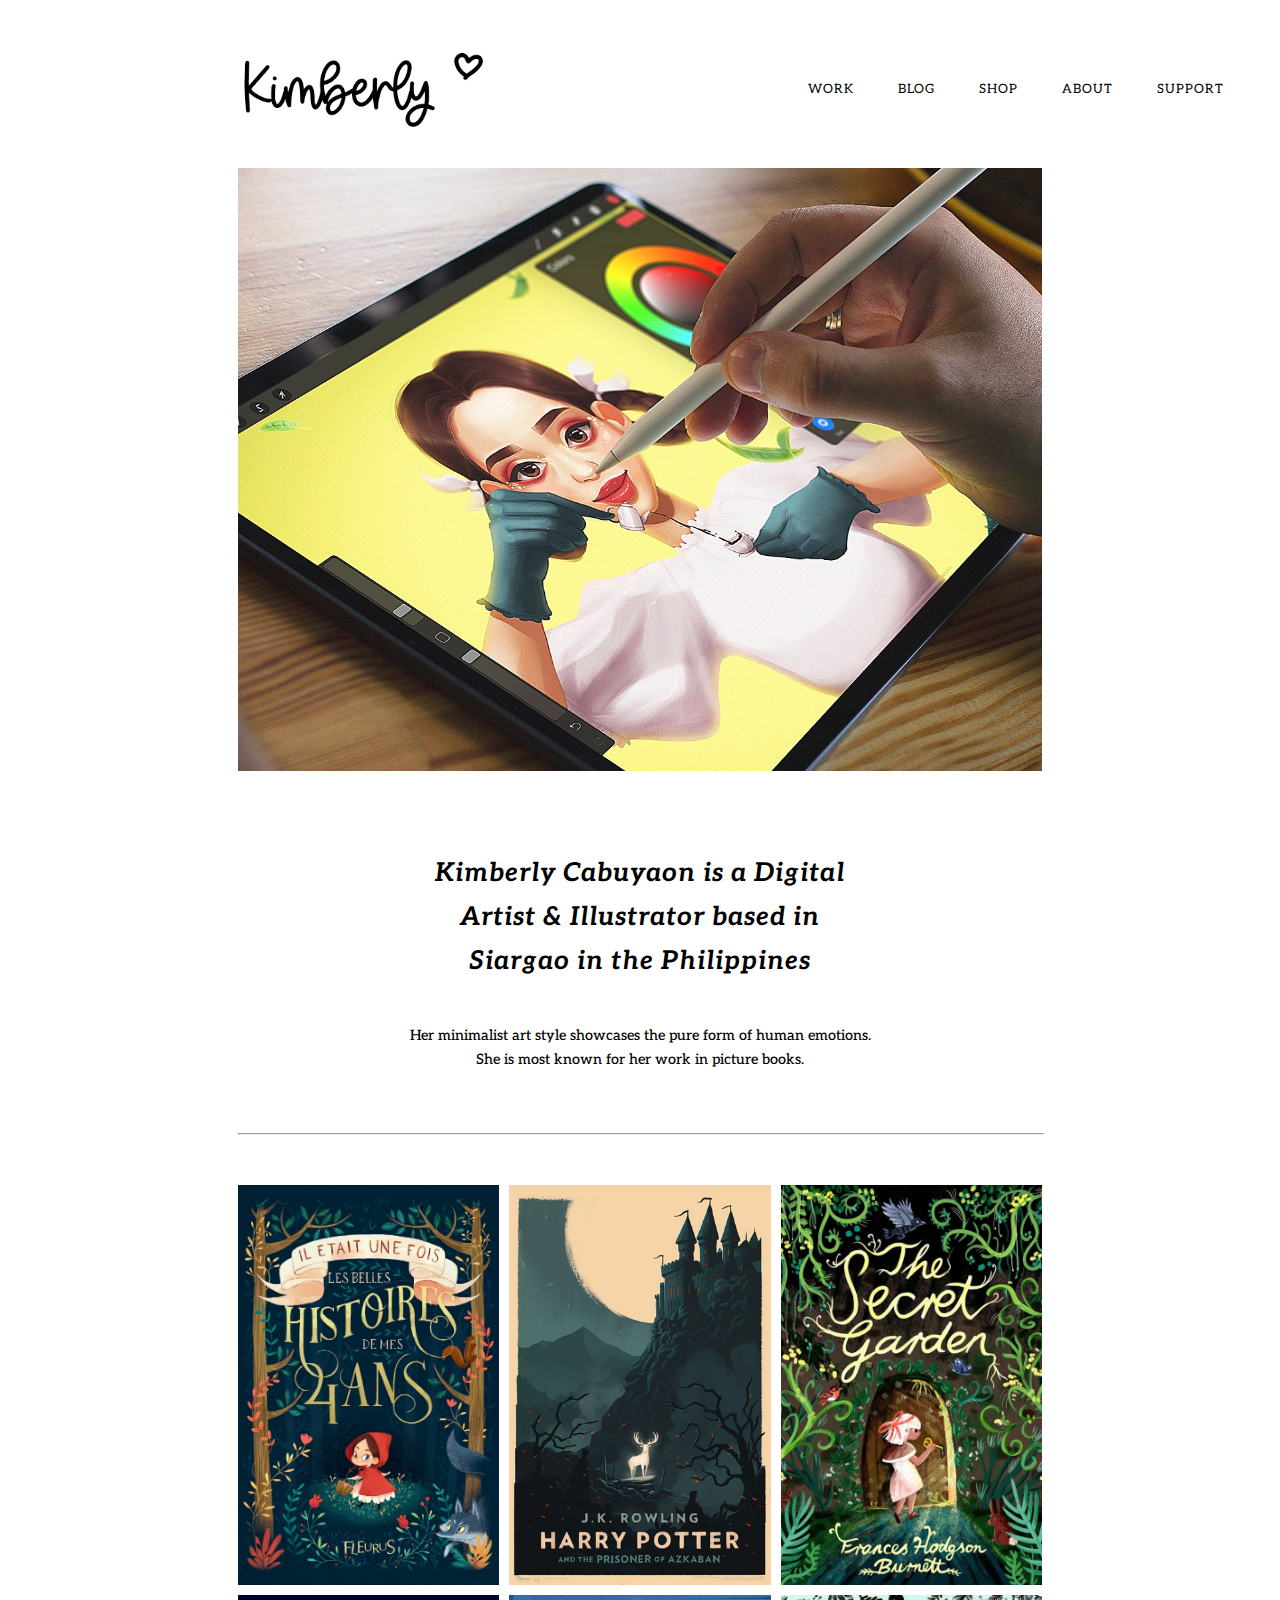
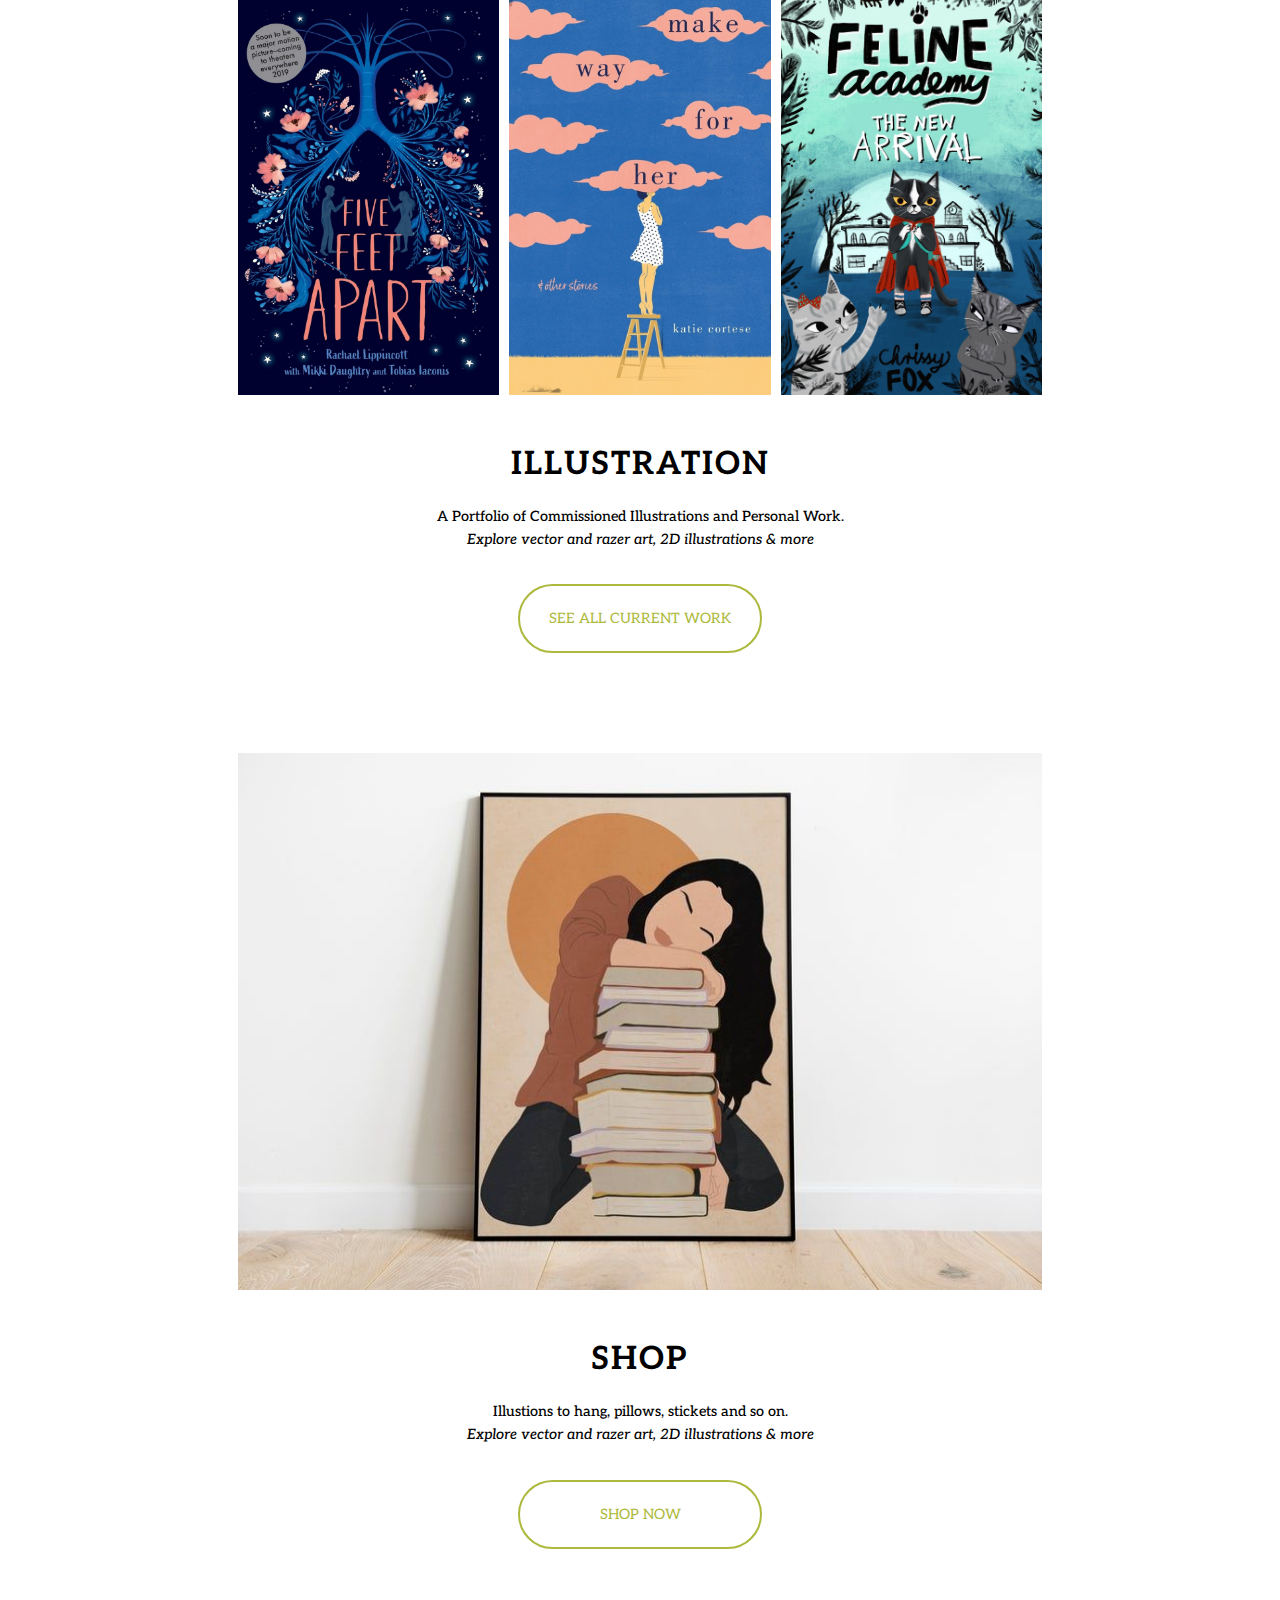
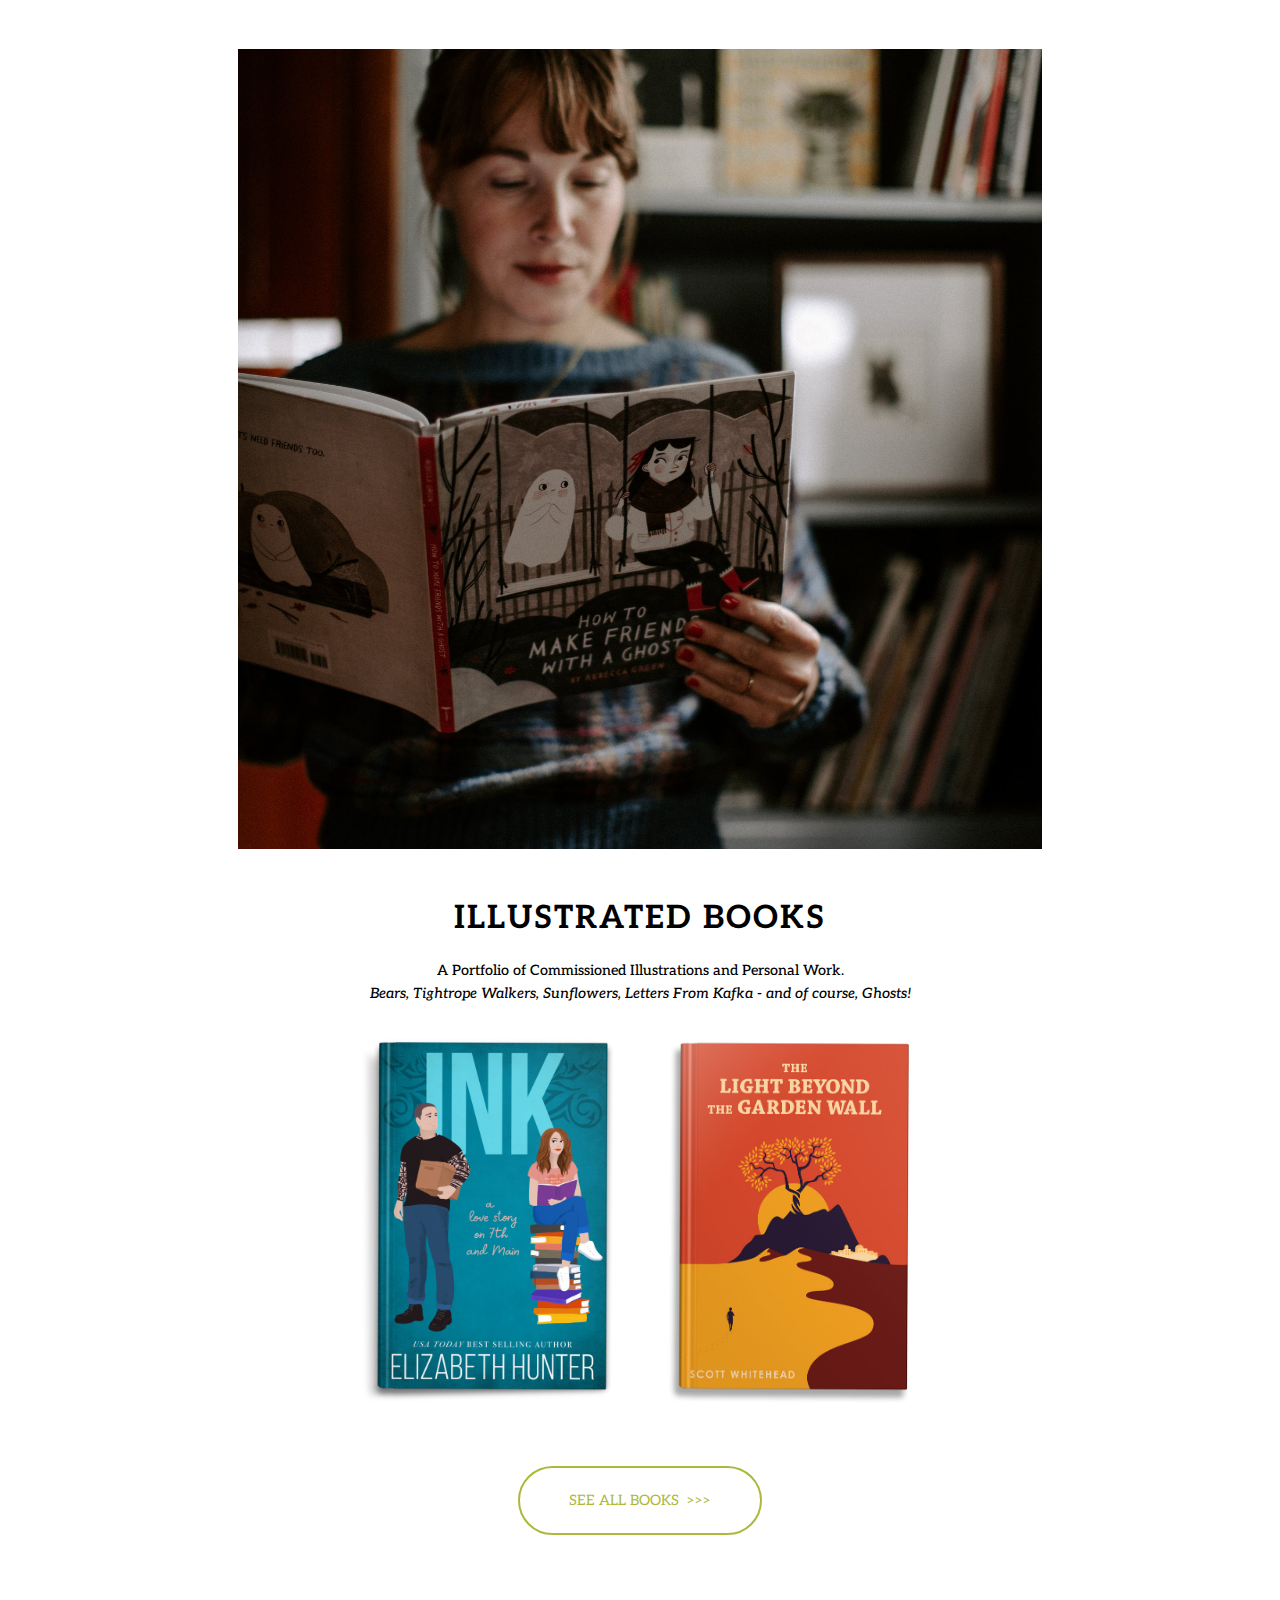
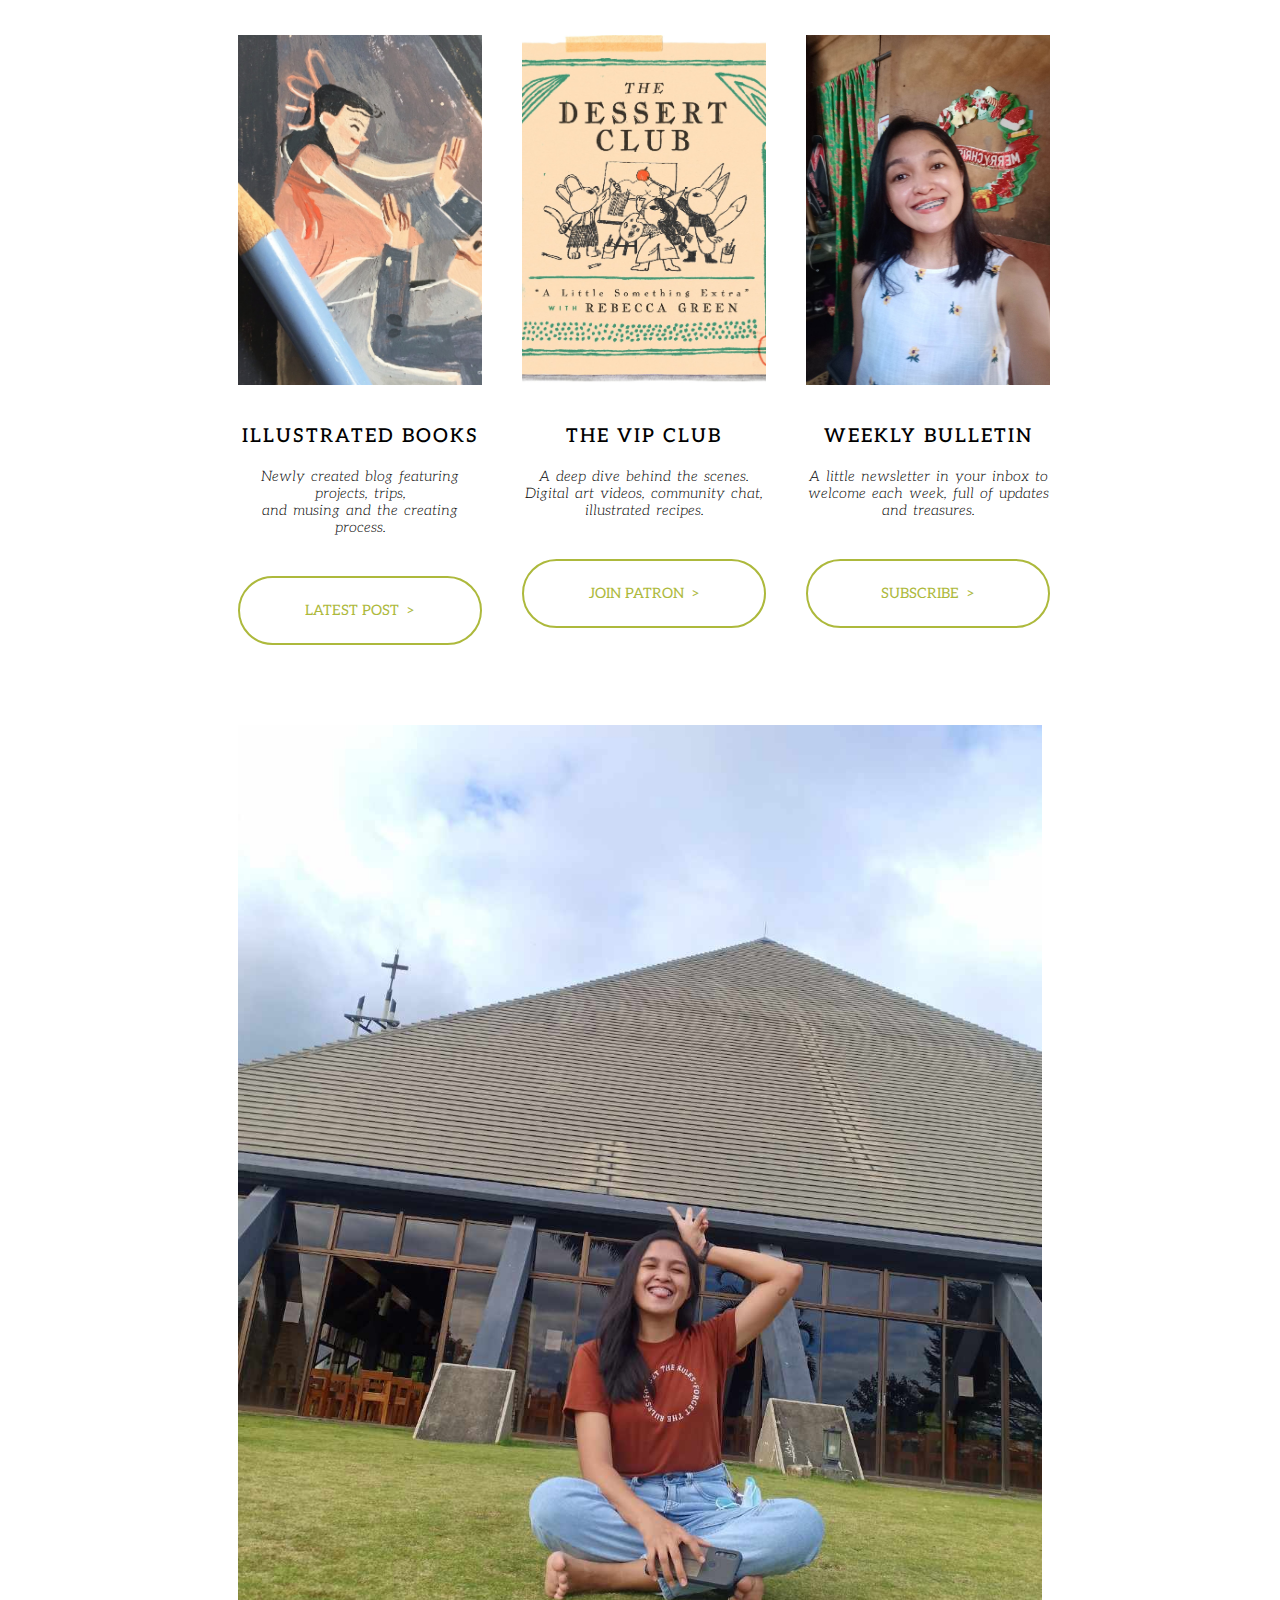
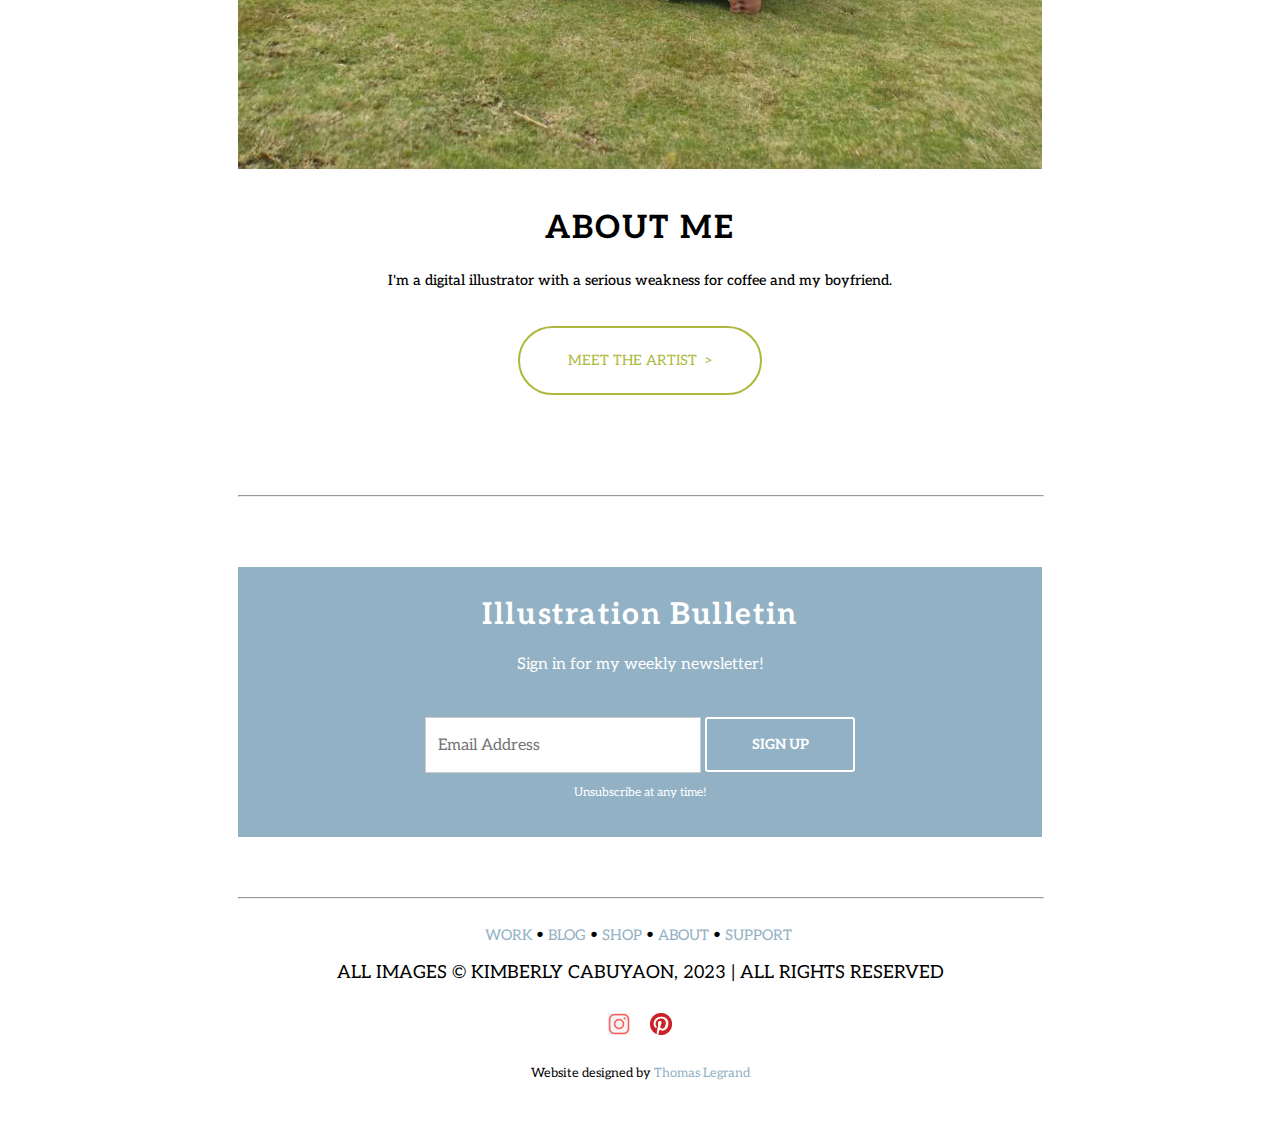
<file: index.html>
<!DOCTYPE html>
<html>
  <head>

    <link rel="preconnect" href="https://fonts.googleapis.com">
    <link rel="preconnect" href="https://fonts.gstatic.com" crossorigin>
    <link href="https://fonts.googleapis.com/css2?family=Aleo:ital,wght@0,300;0,500;0,700;1,300;1,500&display=swap" 
      rel="stylesheet">

    <title>Kimmy Illustration</title>
    <link rel="icon" href="pictures/tree.png" type="image/icon type">
    <link rel="stylesheet" type="text/css" href="styles/style.css">
    <meta name="viewport" content="initial-scale=1">
    <meta name="description" content="Digital Illustration Art">
    <meta name="author" content="Kimberly Cabuyaon Illustration">
  
    <meta property="og:title" content="Kimberly Cabuyaon Illustration">
    <meta property="og:type" content="website">
    <meta property="og:url" content="https://tlegrand-be.github.io/kimberly/work">
    <meta property="og:description" content="Digital Illustration Art">
    <meta property="og:image" content="image.png">
 
    </head>

    <body>
      <div class="header">
        <div class="left-section">
          <a class="image1" href="https://tlegrand-be.github.io/kimberly/"><img src="pictures/kimberly.png"></a>
        </div>
  
        <div class="right-section">
          <div class="buttons">
           <a class="work-index" href="https://tlegrand-be.github.io/kimberly/work"><p>WORK</p></a>
           <a class="blog" href="https://tlegrand-be.github.io/kimberly/blog"><p>BLOG</p></a>
           <a class="shop1" href="https://tlegrand-be.github.io/kimberly/shop"><p>SHOP</p></a>
           <a class="about" href="https://tlegrand-be.github.io/kimberly/about"><p>ABOUT</p></a>
           <a class="support" href="https://tlegrand-be.github.io/kimberly/about"/support"><p>SUPPORT</p></a>
          </div>
        </div>
      </div>

    <div class="index-page">
      <img class="digital-artist" src="pictures/digital-artist.jpg">
      <h1 class="author">Kimberly Cabuyaon is a Digital Artist & Illustrator based in <br> Siargao in the Philippines</h1>
      <p class="author-description">Her minimalist art style showcases the pure form of human emotions. <br>She is most known for her work in picture books.</p>
      <hr class="hr4">

      <div class="grid1">
        <img class="item1" src="pictures/item1.jpg">
        <img class="item2" src="pictures/item2.jpg">
        <img class="item4" src="pictures/item3.jpg">
        <img class="item5" src="pictures/item4.jpg">
        <img class="item3" src="pictures/item5.jpg">
        <img class="item6" src="pictures/item6.jpg">
        </div>

      <h1 class="illustration-title">ILLUSTRATION</h1>
      <p class="illustration-description">A Portfolio of Commissioned Illustrations and Personal Work.</p>
      <p class="illustration-description2">Explore vector and razer art, 2D illustrations &amp more</p>

      <a class="button-work" href="https://tlegrand-be.github.io/kimberly/work">SEE ALL CURRENT WORK</a>

      <img class="shop-img" src="pictures/shop-img.jpg">

      <h1 class="illustration-title">SHOP</h1>
      <p class="illustration-description">Illustions to hang, pillows, stickets and so on.</p>
      <p class="illustration-description2">Explore vector and razer art, 2D illustrations &amp more</p>
    
      <a class="button-work" href="https://tlegrand-be.github.io/kimberly/shop">SHOP NOW</a>

      <img class="author-img" src="pictures/author-img.jpg">

      <h1 class="illustration-title">ILLUSTRATED BOOKS</h1>
      <p class="illustration-description">A Portfolio of Commissioned Illustrations and Personal Work.</p>
      <p class="illustration-description2">Bears, Tightrope Walkers, Sunflowers, Letters From Kafka - and of course, Ghosts! </p>

      <div class="grid-book">
        <img class="book1" src="pictures/book1.jpg">
        <img class="book1" src="pictures/book2.jpg">
      </div>

      <a class="button-work" href="https://tlegrand-be.github.io/kimberly/books">SEE ALL BOOKS &nbsp;&#62;&#62;&#62;</a>

      <div class="grid2">
        <div class="col1">
          <img class="triodiv" src="pictures/trio1.jpg">
          <h1 class="trio-title">ILLUSTRATED BOOKS</h1>
          <p class="trio-description">Newly created blog featuring projects, trips,<br>and musing and the creating process.</p>
          <a class="trio-button" href="https://tlegrand-be.github.io/kimberly/books">LATEST POST &nbsp;&#62;</a>
        </div>
        
        <div class="col2">
         <img class="triodiv" src="pictures/trio2.jpg">
          <h1 class="trio-title">THE VIP CLUB</h1>
          <p class="trio-description">A deep dive behind the scenes. Digital art videos, community chat, illustrated recipes. </p>
          <a class="trio-button" href="https://tlegrand-be.github.io/kimberly/support">JOIN PATRON &nbsp;&#62;</a>
        </div>

        <div class="col3">
          <img class="triodiv" src="pictures/trio3.jpg">
          <h1 class="trio-title">WEEKLY BULLETIN</h1>
          <p class="trio-description">A little newsletter in your inbox to welcome each week, full of updates and treasures.</p>
          <a class="trio-button" href="https://tlegrand-be.github.io/kimberly/bulletin">SUBSCRIBE &nbsp;&#62;</a>
          </div>
        </div>
      
      <img class="kimi-img" src="pictures/kimi.jpg">

      <h1 class="illustration-title">ABOUT ME</h1>
      <p class="illustration-description">I'm a digital illustrator with a serious weakness for coffee and my boyfriend.</p>
      <a class="trio-button" href="https://tlegrand-be.github.io/kimberly/about">MEET THE ARTIST &nbsp;&#62;</a>
      
      <hr class="hr4">

      <div class="rectangle2">
        <p class="bulletin">Illustration Bulletin</p>
        <p class="text1">Sign in for my weekly newsletter!</p>
        <div class="buttons2">
          <input type="email" class="email" placeholder="Email Address" pattern=".+@globex\.com" size="30" required>
          <button type="submit" class="signup">SIGN UP</button>
        </div>
        <p class="text2">Unsubscribe at any time!</p>
      </div>
      
      <hr class="hr4">
      
      <div class="bottom-section">
        <div class="bottom-buttons">
          <a href="https://tlegrand-be.github.io/kimberly/work"><p>WORK</p></a>
          <p class="dot">&#183</p>
          <a href="https://tlegrand-be.github.io/kimberly/blog"><p>BLOG</p></a>
          <p class="dot">&#183</p>
          <a href="https://tlegrand-be.github.io/kimberly/shop"><p>SHOP</p></a>
          <p class="dot">&#183</p>
          <a href="https://tlegrand-be.github.io/kimberly/about"><p>ABOUT</p></a>
          <p class="dot">&#183</p>
          <a href="https://tlegrand-be.github.io/kimberly/support"><p>SUPPORT</p></a>
        </div>
      
        <p class="text4">
          ALL IMAGES &copy; KIMBERLY CABUYAON, 2023 | ALL RIGHTS RESERVED
        </p>
      
        <div class="bottom-logo">
          <div class="logo">
           <a href="https://www.instagram.com/" target="_blank"><img alt="Instagram" src="pictures/insta.jpg"></a>
          </div>
          <div class="logo">
           <a href="https://www.pinterest.com/" target="_blank"><img alt="Pinterest" src="pictures/pinterest.png"></a>
          </div>
        </div>
      
        <p class="text3a">
          Website designed by <a href="https://www.facebook.com/thomas.legrand.351" target="_blank"><span class="text3b">Thomas Legrand</span></a>

        </body>
      </div>
    </html>
</file>
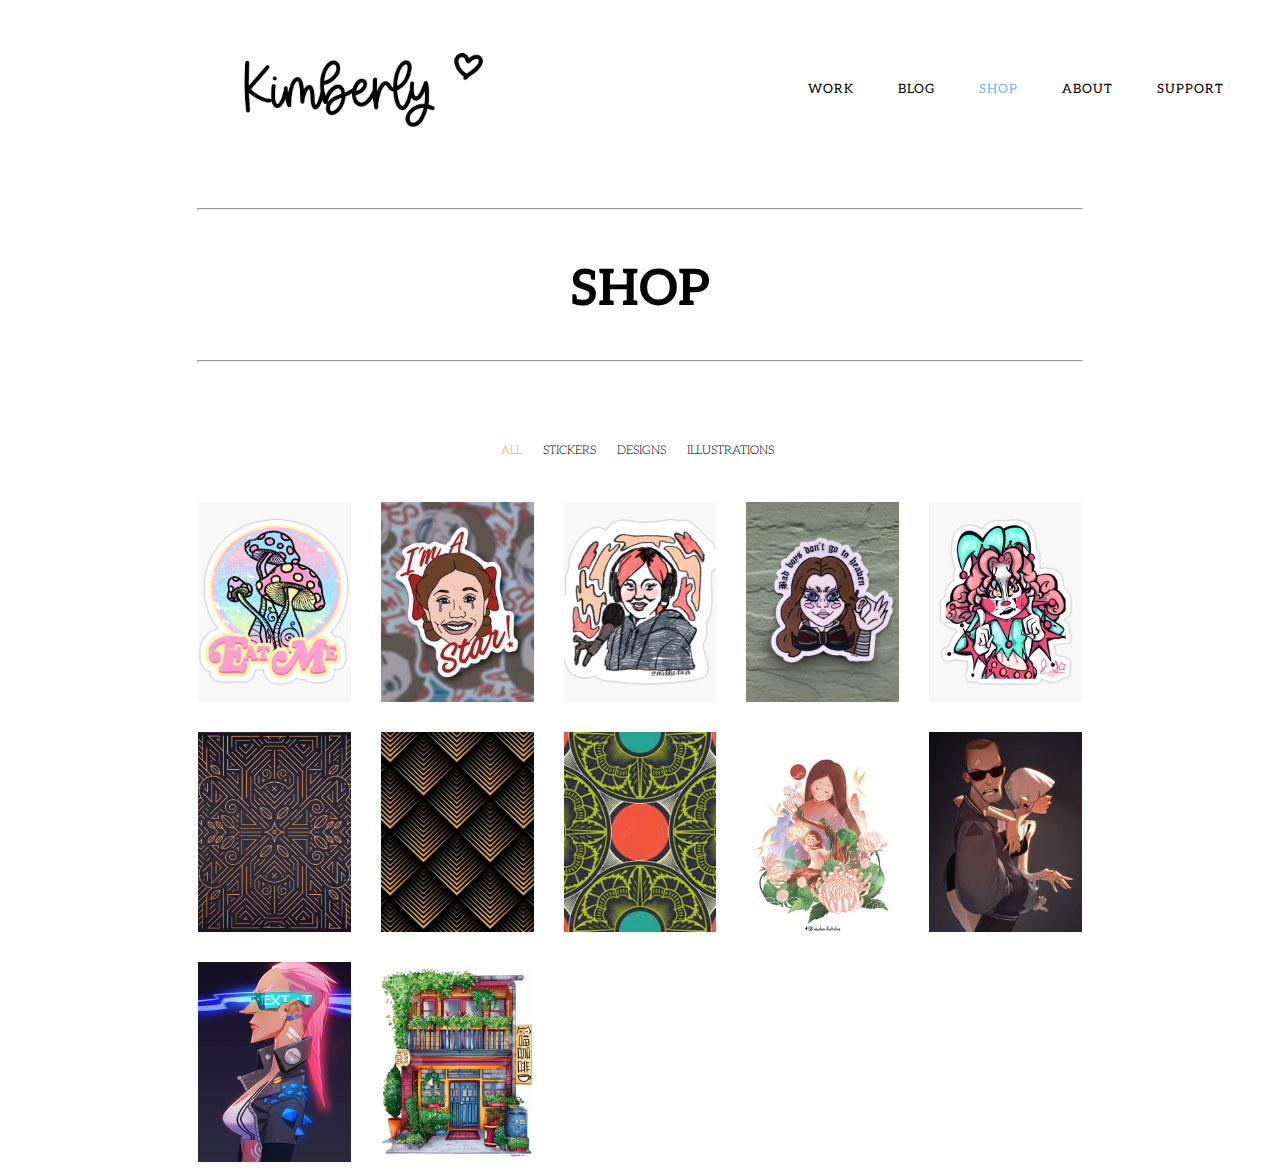
<file: shop.html>
<!DOCTYPE html>
<html>
  <head>

    <link rel="preconnect" href="https://fonts.googleapis.com">
    <link rel="preconnect" href="https://fonts.gstatic.com" crossorigin>
    <link href="https://fonts.googleapis.com/css2?family=Aleo:ital,wght@0,300;0,500;0,700;1,300;1,500&display=swap" 
      rel="stylesheet">

    <title>Kimmy Illustration</title>
    <link rel="icon" href="pictures/tree.png" type="image/icon type">
    <link rel="stylesheet" type="text/css" href="styles/style.css">
    <meta name="viewport" content="initial-scale=1">
    <meta name="description" content="Digital Illustration Art">
    <meta name="author" content="Kimberly Cabuyaon Illustration">
  
    <meta property="og:title" content="Kimberly Cabuyaon Illustration">
    <meta property="og:type" content="website">
    <meta property="og:url" content="https://cabuyaonkim-illustration.com/work/">
    <meta property="og:description" content="Digital Illustration Art">
    <meta property="og:image" content="image.png">
 
    </head>
  <body>
    <div class="header">
      <div class="left-section">
        <a class="image1" href="https://tlegrand-be.github.io/kimberly/"><img src="pictures/kimberly.png"></a>
      </div>

      <div class="right-section">
        <div class="buttons">
         <a class="work1" href="https://tlegrand-be.github.io/kimberly/work"><p>WORK</p></a>
         <a class="blog" href="https://tlegrand-be.github.io/kimberly/blog"><p>BLOG</p></a>
         <a class="shop" href="https://tlegrand-be.github.io/kimberly/shop"><p>SHOP</p></a>
         <a class="About" href="https://tlegrand-be.github.io/kimberly/about"><p>ABOUT</p></a>
         <a class="Support" href="https://tlegrand-be.github.io/kimberly/support"><p>SUPPORT</p></a>
        </div>
      </div>
    </div>

    
    <hr class="hr3">

    <h1 class="shop-title">SHOP</h1>

    <hr class="hr3">

    <div class="shop-buttons">
      <button id="all-button" class="active-button">ALL</button>
      <button id="sticker-button">STICKERS</button>
      <button id="design-button">DESIGNS</button>
      <button id="illustration-button">ILLUSTRATIONS</button>
    </div>
  
    <div class="bottom-page">
      <div id="shop-stickers">
        <a id="stick" href="https://tlegrand-be.github.io/kimberly/shop/mushroom"><img src="pictures/stickers1.jpg"></a>
        <a id="stick" href="https://tlegrand-be.github.io/kimberly/shop/star"><img src="pictures/stickers2.jpg"></a>
        <a id="stick" href="https://tlegrand-be.github.io/kimberly/shop/hoodie"><img src="pictures/stickers3.jpg"></a>
        <a id="stick" href="https://tlegrand-be.github.io/kimberly/shop/makeup"><img src="pictures/stickers4.jpg"></a>
        <a id="stick" href="https://tlegrand-be.github.io/kimberly/shop/fool"><img src="pictures/stickers5.jpg"></a>
        <a id="design" href="https://tlegrand-be.github.io/kimberly/shop/design1"><img src="pictures/design1.jpg"></a>
        <a id="design" href="https://tlegrand-be.github.io/kimberly/shop/design2"><img src="pictures/design2.jpg"></a>
        <a id="design" href="https://tlegrand-be.github.io/kimberly/shop/design3"><img src="pictures/design3.jpg"></a>
        <a id="illustration" href="https://tlegrand-be.github.io/kimberly/shop/illustration1"><img src="pictures/illu1.jpg"></a>
        <a id="illustration" href="https://tlegrand-be.github.io/kimberly/shop/illustration2"><img src="pictures/illu2.jpg"></a>
        <a id="illustration" href="https://tlegrand-be.github.io/kimberly/shop/illustration3"><img src="pictures/illu3.jpg"></a>
        <a id="illustration" href="https://tlegrand-be.github.io/kimberly/shop/illustration4"><img src="pictures/illu4.jpg"></a>
      </div>
    </div>
  
      </div>
      </div>
    </div>

    <script src="script.js"></script>
  </body>
  </html>
</file>
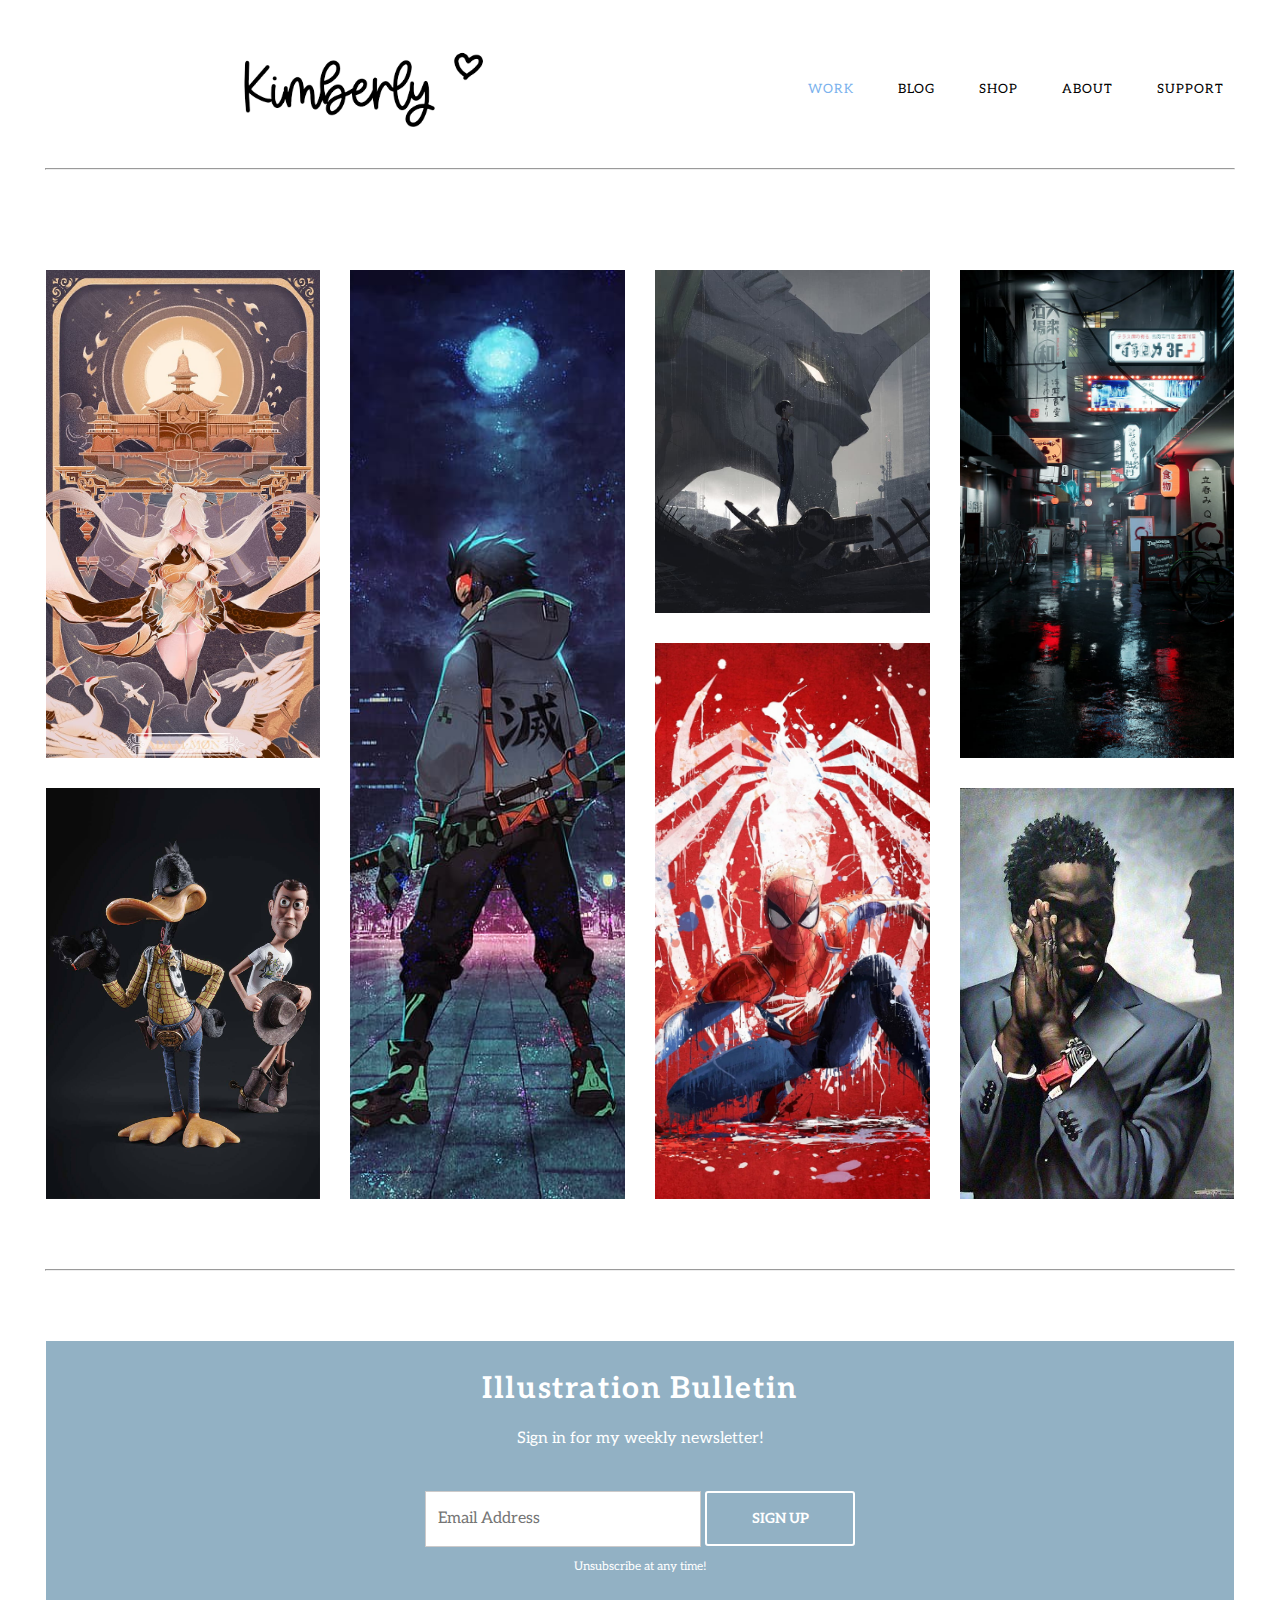
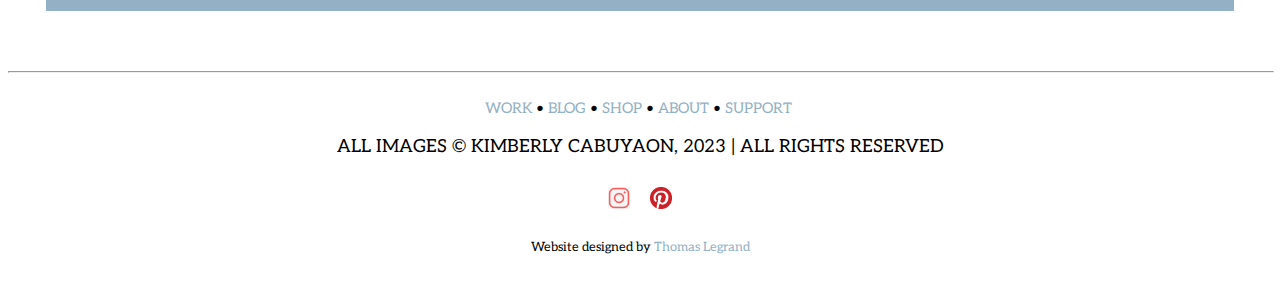
<file: work.html>
<!DOCTYPE html>
<html>
  <head>

    <link rel="preconnect" href="https://fonts.googleapis.com">
    <link rel="preconnect" href="https://fonts.gstatic.com" crossorigin>
    <link href="https://fonts.googleapis.com/css2?family=Aleo:ital,wght@0,300;0,500;0,700;1,300;1,500&display=swap" 
      rel="stylesheet">

    <title>Kimmy Illustration</title>
    <link rel="icon" href="pictures/tree.png" type="image/icon type">
    <link rel="stylesheet" type="text/css" href="styles/style.css">
    <meta name="viewport" content="initial-scale=1">
    <meta name="description" content="Digital Illustration Art">
    <meta name="author" content="Kimberly Cabuyaon Illustration">
  
    <meta property="og:title" content="Kimberly Cabuyaon Illustration">
    <meta property="og:type" content="website">
    <meta property="og:url" content="https://cabuyaonkim-illustration.com/work/">
    <meta property="og:description" content="Digital Illustration Art">
    <meta property="og:image" content="image.png">

    </head>

  <body>

    <div class="header">
      <div class="left-section">
        <a class="image1" href="https://tlegrand-be.github.io/kimberly/"><img src="pictures/kimberly.png"></a>
      </div>

      <div class="right-section">
        <div class="buttons">
         <a class="work" href="https://tlegrand-be.github.io/kimberly/work"><p>WORK</p></a>
         <a class="blog" href="https://tlegrand-be.github.io/kimberly/blog"><p>BLOG</p></a>
         <a class="shop1" href="https://tlegrand-be.github.io/kimberly/shop"><p>SHOP</p></a>
         <a class="about" href="https://tlegrand-be.github.io/kimberly/about"><p>ABOUT</p></a>
         <a class="support" href="https://tlegrand-be.github.io/kimberly/support"><p>SUPPORT</p></a>
        </div>
      </div>
    </div>
 </div>

 <hr class="hr1">

 <div class="page">
  <div class="container a">
    <img class="pic" src="pictures/img1.jpg">
    <div class="description">ANGEL</div>
  </div>
  <div class="container b">
    <img class="pic" src="pictures/img2.jpg">
    <div class="description">URBAN NINJA</div>
  </div>
  <div class="container c">
    <img class="pic" src="pictures/img4.jpg">
    <div class="description">MECHA</div>
  </div>
  <div class="container d">
    <img class="pic" src="pictures/img5.jpg">
    <div class="description">TOKYO</div>
  </div>
  <div class="container e">
    <img class="pic" src="pictures/img6.jpg">
    <div class="description">SPIDERMAN</div>
  </div>
  <div class="container f">
    <img class="pic" src="pictures/img7.jpg">
    <div class="description">DON WOODY</div>
  </div>
  <div class="container g">
    <img class="pic" src="pictures/img8.jpg">
    <div class="description">MAN</div>   
  </div>
</div>

<hr class="hr2">

<div class="rectangle">
  <p class="bulletin">Illustration Bulletin</p>
  <p class="text1">Sign in for my weekly newsletter!</p>
  <div class="buttons2">
    <input type="email" class="email" placeholder="Email Address" pattern=".+@globex\.com" size="30" required>
    <button type="submit" class="signup">SIGN UP</button>
  </div>
  <p class="text2">Unsubscribe at any time!</p>
</div>

<hr class="hr4">

<div class="bottom-section">
  <div class="bottom-buttons">
    <a href="https://tlegrand-be.github.io/kimberly/work"><p>WORK</p></a>
    <p class="dot">&#183</p>
    <a href="https://tlegrand-be.github.io/kimberly/blog"><p>BLOG</p></a>
    <p class="dot">&#183</p>
    <a href="https://tlegrand-be.github.io/kimberly/shop"><p>SHOP</p></a>
    <p class="dot">&#183</p>
    <a href="https://tlegrand-be.github.io/kimberly/about"><p>ABOUT</p></a>
    <p class="dot">&#183</p>
    <a href="https://tlegrand-be.github.io/kimberly/support"><p>SUPPORT</p></a>
  </div>

  <p class="text4">
    ALL IMAGES &copy; KIMBERLY CABUYAON, 2023 | ALL RIGHTS RESERVED
  </p>

  <div class="bottom-logo">
    <div class="logo">
     <a href="https://www.instagram.com/" target="_blank"><img alt="Instagram" src="pictures/insta.jpg"></a>
    </div>
    <div class="logo">
     <a href="https://www.pinterest.com/" target="_blank"><img alt="Pinterest" src="pictures/pinterest.png"></a>
    </div>
  </div>

  <p class="text3a">
    Website designed by <a href="https://www.facebook.com/thomas.legrand.351" target="_blank"><span class="text3b">Thomas Legrand</span></a>
  </p>
</div>
</div>
  </body>
</html>
</file>
<file: styles/style.css>
* {
        font-family: aleo;
      }

      .header {
        display: grid;
        grid-template-columns: 1fr 1fr;
        position: relative;
      }

      .left-section {
        margin-top: 40px;
        margin-left: 180px;
        margin-right: 320px;
        float: left;

      }

      .right-section {
        margin-top: 60px;
        float: left;
      }

      .image1 img {
        width: 300px;
        height: auto;
      }

      .buttons > a {
        display: inline-block;
        color: black;
        text-decoration: none;
        letter-spacing: 1px;
        font-size: 1vw;
        margin-right: 40px;
        height: auto;
      }

      .buttons > a:hover {
        color: rgb(123, 178, 237)
        
      }

      .buttons > a:active {
        opacity: 0.6;
      }

      .page {
        margin-left: 3%;
        margin-right: 3%;
        display: grid;
        grid-template-areas: 'A B C D' 'A B E D' 'F B E G';
        gap: 30px;
        margin-top: 150px;
      }

      .work:not(.todo) {
        color: rgb(123, 178, 237);
      }

      .shop:not(.todo) {
        color: rgb(123, 178, 237);
      }

      
      .work-index {
        display: inline-block;
        color: black;
        text-decoration: none;
        letter-spacing: 1px;
        font-size: 1vw;
        margin-right: 40px;
        height: auto;
      }

   

      .a{
        grid-area: A;
      }
      .b{
        grid-area: B;
      }
      .c{
        grid-area: C;
      }
      .d{
        grid-area: D;
      }
      .e{
        grid-area: E;
      }
      .f{
        grid-area: F;
      }
      .g{
        grid-area: G;
      }
      img{
        width:100%;
        height:100%;
        object-fit: cover;
        display:block;
      }
      .container:hover .description{
        opacity:1;
      }
      .container{
        position:relative;
      }
      .description {
        display:grid;
        place-items:center;
        background-color: rgb(255,255,255,0.9);
        position: absolute;
        top:0;
        left:0;
        height:100%;
        width:100%;
        font-size: 20px;
        opacity:0;
        transition:opacity 0.3s;
      }
      
      .rectangle {
        display: grid;
        margin-left: auto;
        margin-right: auto;
        margin-top: 70px;
        height: 270px;
        width: 94%;
        background-color: rgb(146, 177, 196);
      }

      .bulletin {
        color: white;
        font-weight: bold;
        letter-spacing: .1rem; 
        font-size: 30px;
        margin-top: 30px;
        margin-left: auto;
        margin-right: auto;
      }

      .text1 {
        color: white;
        font-size: 16px;
        margin-top: -40px;
        margin-left: auto;
        margin-right: auto;
      }

      .hr1 {
        width: 94%;
        margin-top: 30px;
        margin-bottom: -50px;
      }
      .hr2 {
        width: 94%;
        margin-top: 70px;
      }

      .hr3 {
        width: 70%;
        margin-top: 70px;
      }

      .email {
        display: inline;
        margin: 0 auto;
        width: 250px;
        border: 1px solid rgb(204, 202, 202);
        outline: 0;
        height: 30px;
        margin-top: -10px;
        padding: 12px;
        font-size: 16px;
      }

      .signup {
        display: inline;
        margin: 0 auto;
        vertical-align: 0.5px;
        cursor: pointer;
        color: white;
        font-weight: bold;
        font-size: 14px;
        background-color: rgb(146, 177, 196);
        width: 150px;
        height: 55px;
        size: 16px;
        border: rgb(255, 255, 255) 2px solid;
        border-radius: 3px;
        transition: background-color 0.3s, color 0.3s;
      }

      .signup:hover {
        background-color: rgb(255, 255, 255);
        color: black;
      }

      .buttons2 {
        margin: auto;
        margin-top: -10px;
      }

      .text2 {
        margin: auto;
        margin-top: -20px;
        font-size: 12px;
        color: white;
      }

      .bottom-section {
        text-align: center;
        margin-top: -30px;
      }

      .bottom-buttons > a {
        display: inline-block;
        color: rgb(146, 177, 196);
        text-decoration: none;
        font-size: 1.15vw;
        height: auto;
        text-align: center;
        margin-right: 4px;
      }

      .dot {
        font-size: 2.8vw;
        display: inline-block;
        vertical-align: -0.15em;
        margin-left: -5px;
        margin-right: -1px;
      }

      .text3a {
        font-size: 0.8em;
        margin-top: 30px;
        margin-bottom: 50px;
      }

      .text3b {
        display: inline-block;
        text-decoration: none;
        color: rgb(146, 177, 196);
      }

      .text4 {
        font-style: inline-block;
        font-size: 18px;
        margin-top: -30px;
        margin-bottom: 30px;
      }

      .bottom-logo {
        display: flex;
        justify-content: center;
        gap: 1.2em;
      }

      .logo {
        display: block;
        float: left;
        width: 1.4em;
     }

     * {
      font-family: aleo;
    }
    .index-page {
      margin-left: 230px;
      margin-right: 230px;
    }

    .digital-artist {
      margin-top: 30px;
    }

    .author {
      line-height: 1.7em;
      margin-left: 20%;
      margin-right: 20%;
      font-style: italic;
      font-weight: 700;
      font-size: 26px;
      letter-spacing: 1px;
      text-align: center;
      margin-top: 80px;
    }

    .author-description {
      margin-top: 40px;
      line-height: 1.7em;
      text-align: center;
      font-size: 0.9em;
      font-weight: 500;
    }

    .hr4 {
      width: 100%;
      margin-top: 60px;
    }

    .grid1 {
      display: grid;
      grid-template-columns: auto auto auto;
      grid-template-rows: 400px 400px;
      grid-column-gap: 10px;
      grid-row-gap: 10px;
      height: 100px;
      margin-top: 50px;
      margin-bottom: 760px;
    }

    .illustration-title {
      text-align: center;
      letter-spacing: 1px;
      margin-top: 20px;
      margin-bottom: 30px;
      letter-spacing: 2px;
    }

    .illustration-description {
      text-align: center;
      font-size: 0.9em;
      line-height: 0.6em;
      font-weight: 500;
    }

    .illustration-description2 {
      text-align: center;
      font-size: 0.9em;
      line-height: 0.6em;
      font-weight: 500;
      font-style: italic;
    }

    .button-work {
      text-decoration: none;
      display: block;
      width: 200px;
      height: 25px;
      background: white;
      padding: 20px;
      text-align: center;
      font-size: 0.9em;
      border-radius: 40px;
      color: rgb(173, 185, 60);
      line-height: 25px;
      border: 2px solid rgb(173, 185, 60);
      margin-left: auto;
      margin-right: auto;
      margin-top: 40px;
      margin-bottom: 100px;
      transition: background-color 0.3s, color 0.3s;
    }

    .button-work:hover {
      background-color: rgb(173, 185, 60);
      color: white;
    }

    .shop-img {
      margin-bottom: 50px;
    }

    .button-shop {
      width: 100px;
    }

    .author-img {
      height: 800px;
      margin-bottom: 50px;
    }

    .grid-book {
      display: grid;
      grid-template-columns: auto auto;
      size: 100%;
      width: 600px;
      height: auto;
      margin-left: auto;
      margin-right: auto;
    }

    .grid2 {
      display: grid;
      grid-template-columns: auto auto auto;
      grid-template-rows: 350px;
      gap: 40px;
      margin-bottom: 40px;
    }

    .trio-title {
      margin-top: 40px;
      margin-bottom: 20px;
      font-size: 1.2em;
      text-align: center;
      font-weight: 500;
      letter-spacing: 2px;
    }

    .trio-description {
      text-align: center;
      font-weight: 300;
      font-size: 0.9em;
      font-style: italic;
      word-spacing: 2px;
    }

    .trio-button {
      text-decoration: none;
      display: block;
      width: 200px;
      height: 25px;
      background: white;
      padding: 20px;
      text-align: center;
      font-size: 0.9em;
      border-radius: 40px;
      color: rgb(173, 185, 60);
      line-height: 25px;
      border: 2px solid rgb(173, 185, 60);
      margin-left: auto;
      margin-right: auto;
      margin-top: 40px;
      margin-bottom: 100px;
      transition: background-color 0.3s, color 0.3
    }

    .trio-button:hover {
      background-color: rgb(173, 185, 60);
      color: white;
    }

    .kimi-img {
      margin-left: auto;
      margin-right: auto;
      margin-top: 340px;
      margin-bottom: 40px;
      width: 100%;
    }

    .rectangle2 {
      display: grid;
      margin-left: auto;
      margin-right: auto;
      margin-top: 70px;
      height: 270px;
      width: 100%;
      background-color: rgb(146, 177, 196);
    }

    .shop-title {
      text-align: center;
      margin-top: 50px;
      margin-bottom: -30px;
      font-size: 50px;
    }

    .shop-buttons {
      text-align: center;
      height: 20px;
      margin-top: 30px;
    }
    
    #all-button,
    #sticker-button,
    #design-button,
    #illustration-button {
      margin-top: 50px;
      margin-right: 5px;
      color: black;
      border: none;
      background-color: white;
      font-weight: 300;
      font-size: 12px;
    }
    
    #all-button:hover,
    #sticker-button:hover,
    #design-button:hover,
    #illustration-button:hover {
      cursor: pointer;
      color: orange;
    }

    #all-button.active-button,
    #sticker-button.active-button,
    #design-button.active-button,
    #illustration-button.active-button {
      color: orange;
    }
    
    #shop-stickers {
      margin-left: 15%;
      margin-right: 15%;
      margin-top: 90px;
      display: grid;
      grid-template-columns: 1fr 1fr 1fr 1fr 1fr;
      gap: 30px;
      cursor: pointer;
    }
    
    #shop-stickers img {
      width: 100%;
      height: 200px;
    }
    
    #shop-stickers img:hover {
      opacity: 0.8;
      transition: 0.5s;
    }
</file>
